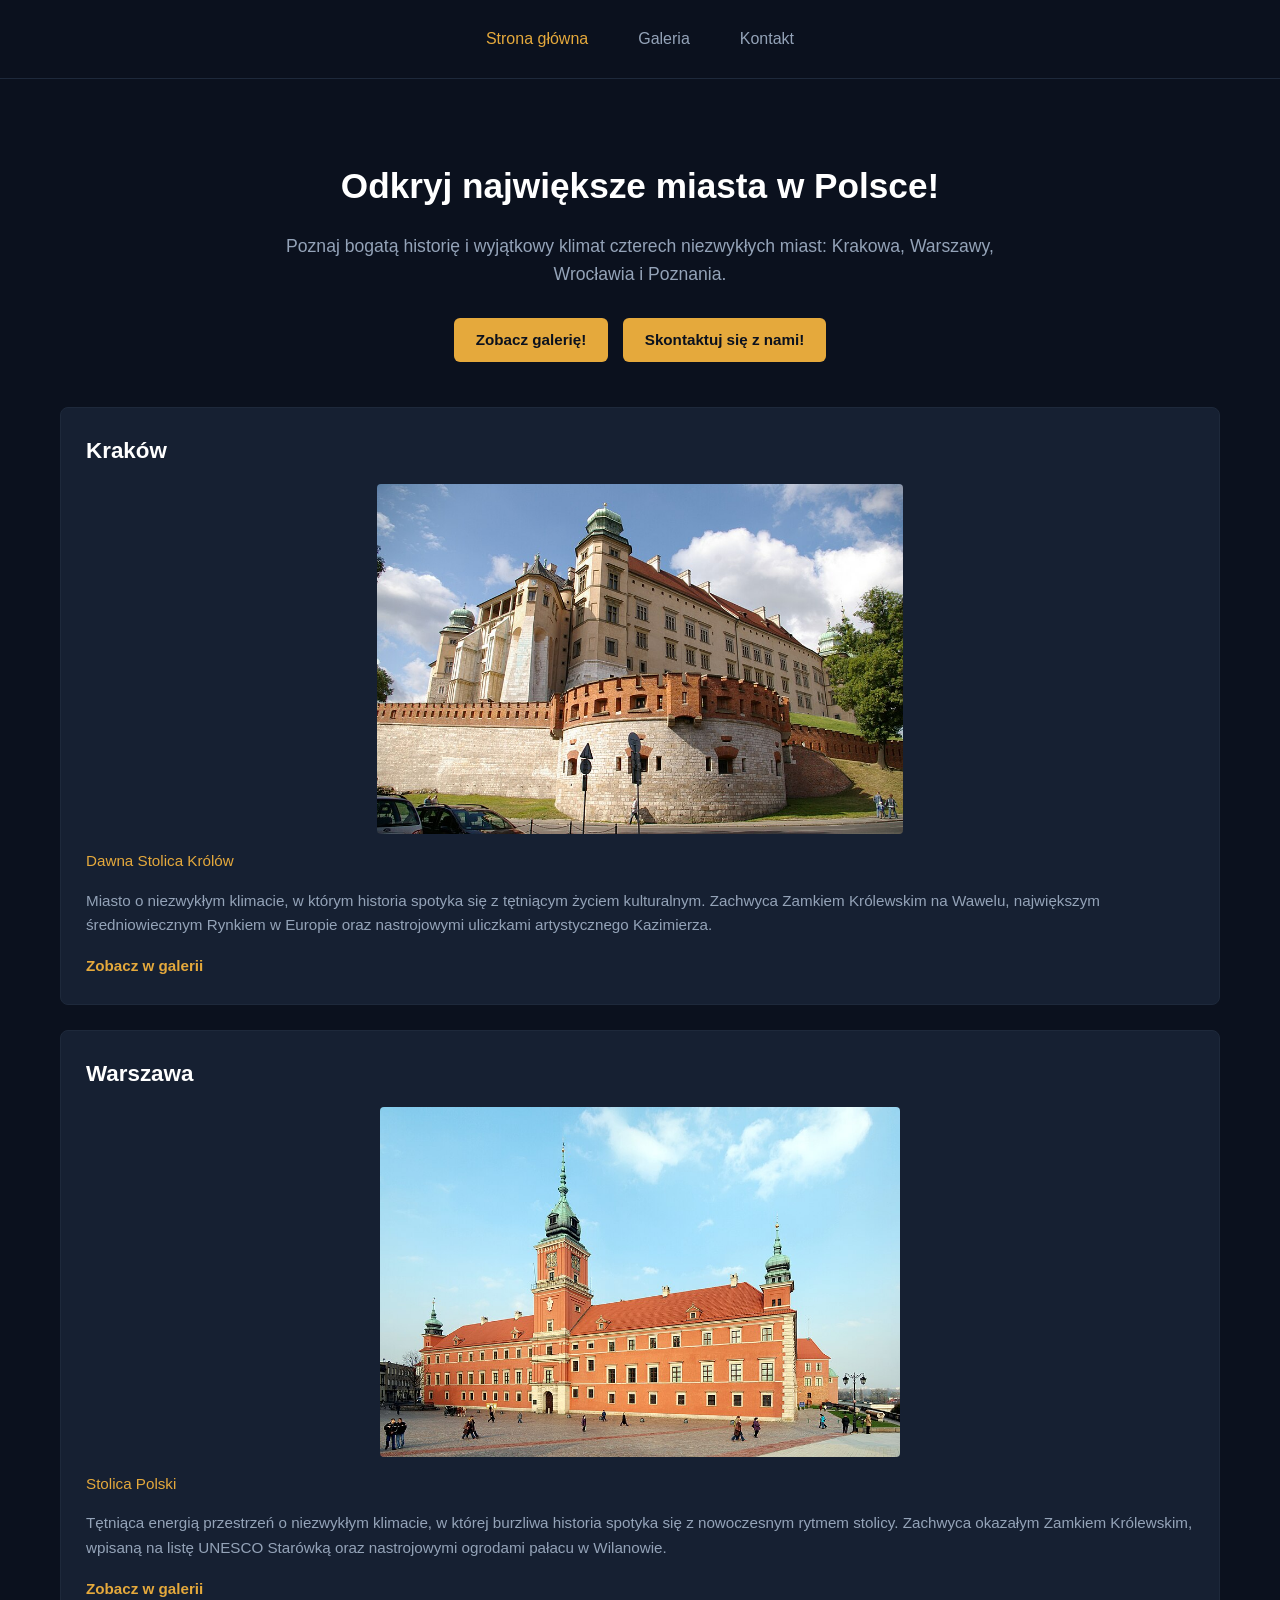
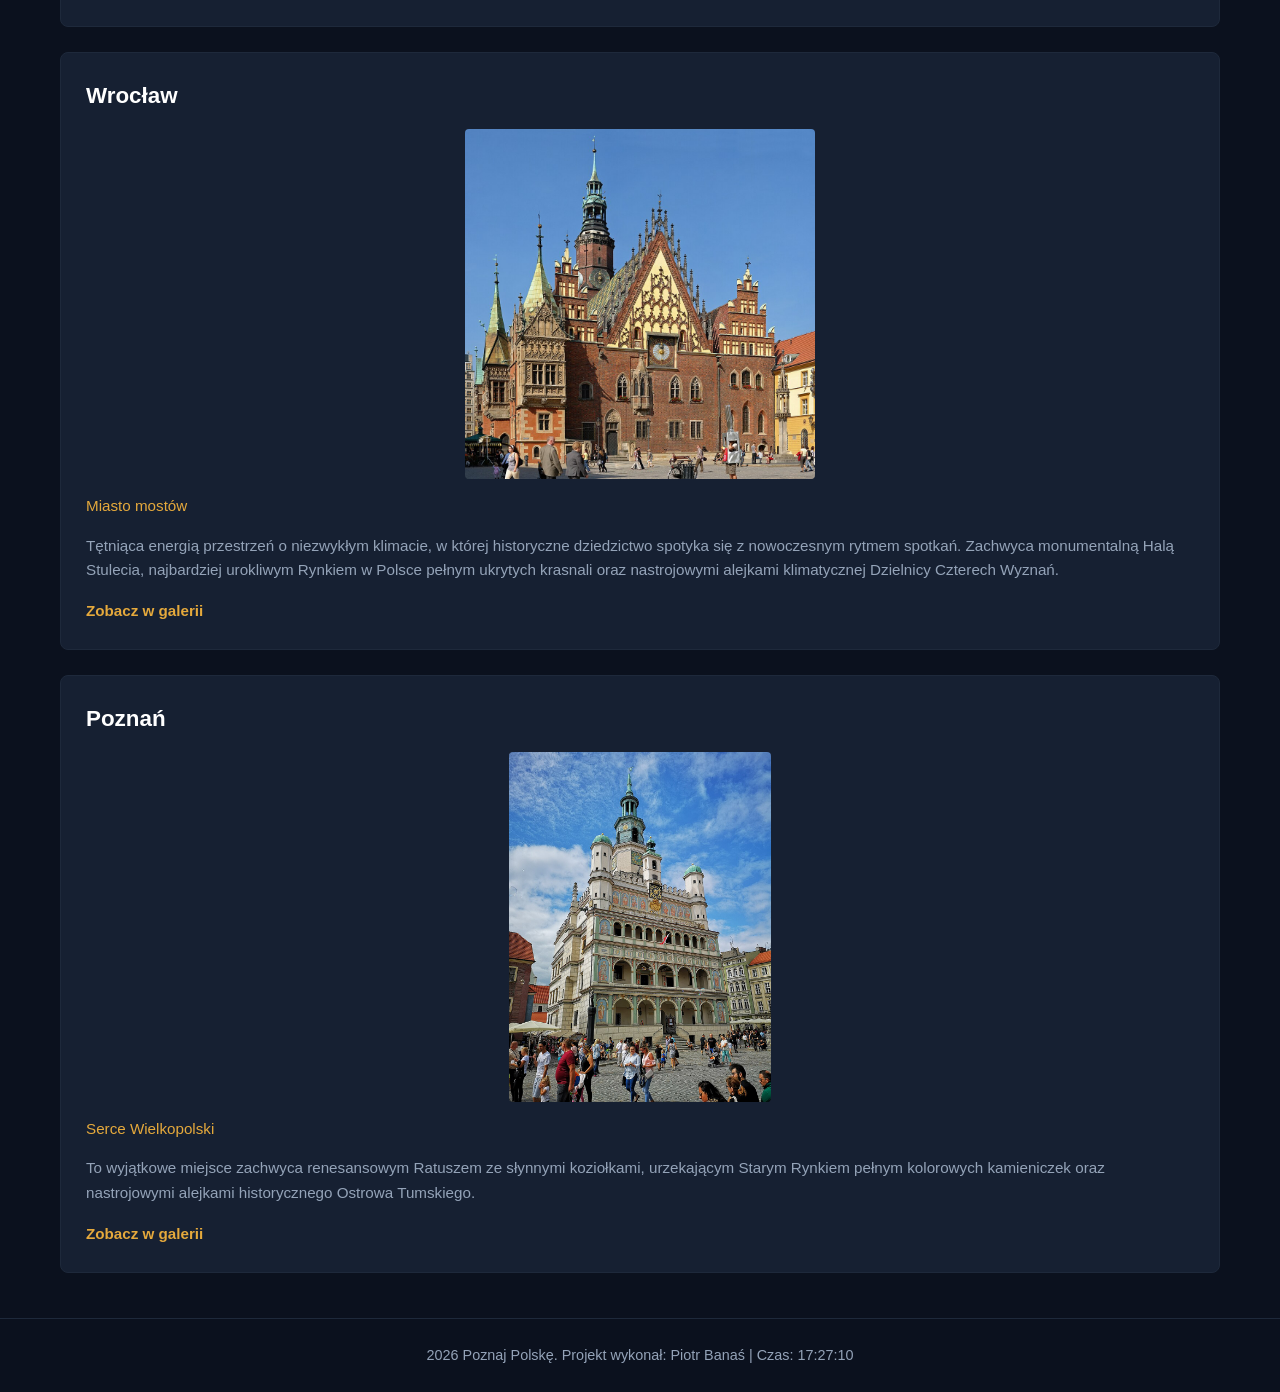
<file: index.html>
<!doctype html>
<html lang="pl">

<head>
    <meta charset="UTF-8">
    <meta name="Autor" content="Piotr Banaś">
    <meta name="viewport"
        content="width=device-width, user-scalable=no, initial-scale=1.0, maximum-scale=1.0, minimum-scale=1.0">
    <meta http-equiv="X-UA-Compatible" content="ie=edge">
    <meta name="description" content="Strona poświęcona 4 miastom Polski">
    <link rel="stylesheet" type="text/css" href="style.css">
    <title>Strona główna</title>
    <script src="script.js" defer></script>
</head>

<body>
    <header>
        <nav>
            <a href="index.html">Strona główna</a>
            <a href="gallery.html">Galeria</a>
            <a href="contact.html">Kontakt</a>
        </nav>
    </header>


    <main>
        <section>
            <h1>Odkryj największe miasta w Polsce!</h1>
            <p>Poznaj bogatą historię i wyjątkowy klimat czterech niezwykłych miast: Krakowa, Warszawy, Wrocławia i
                Poznania.</p>
            <a href="gallery.html">Zobacz galerię!</a>
            <a href="contact.html">Skontaktuj się z nami!</a>
        </section>

        <section>
            <h2>Kraków</h2>
            <img src="wawel.jpg" alt="Wawel">
            <h4>Dawna Stolica Królów</h4>
            <p>
                Miasto o niezwykłym klimacie,
                w którym historia spotyka się z tętniącym życiem kulturalnym.
                Zachwyca Zamkiem Królewskim na Wawelu,
                największym średniowiecznym Rynkiem w Europie oraz nastrojowymi uliczkami artystycznego Kazimierza.
            </p>
            <a href="gallery.html"> Zobacz w galerii </a>
        </section>

        <section>
            <h2>Warszawa</h2>
            <img src="zamekkrolewski.jpg" alt="ZamekKrólewski">
            <h4>Stolica Polski</h4>
            <p>
                Tętniąca energią przestrzeń o niezwykłym klimacie,
                w której burzliwa historia spotyka się z nowoczesnym rytmem stolicy.
                Zachwyca okazałym Zamkiem Królewskim,
                wpisaną na listę UNESCO Starówką oraz nastrojowymi ogrodami pałacu w Wilanowie.
            </p>
            <a href="gallery.html"> Zobacz w galerii </a>
        </section>

        <section>
            <h2>Wrocław</h2>
            <img src="staryratusz.jpg" alt="Stary ratusz">
            <h4>Miasto mostów</h4>
            <p>
                Tętniąca energią przestrzeń o niezwykłym klimacie,
                w której historyczne dziedzictwo spotyka się z nowoczesnym rytmem spotkań.
                Zachwyca monumentalną Halą Stulecia,
                najbardziej urokliwym Rynkiem w Polsce pełnym ukrytych krasnali oraz
                nastrojowymi alejkami klimatycznej Dzielnicy Czterech Wyznań.
            </p>
            <a href="gallery.html"> Zobacz w galerii </a>
        </section>

        <section>
            <h2>Poznań</h2>
            <img src="ratusz.jpg" alt="Ratusz">
            <h4>Serce Wielkopolski</h4>
            <p>
                To wyjątkowe miejsce zachwyca renesansowym Ratuszem ze słynnymi koziołkami,
                urzekającym Starym Rynkiem pełnym kolorowych kamieniczek
                oraz nastrojowymi alejkami historycznego Ostrowa Tumskiego.
            </p>
            <a href="gallery.html"> Zobacz w galerii </a>
        </section>

    </main>

    <footer>
        <p> 2026 Poznaj Polskę. Projekt wykonał: Piotr Banaś | Czas: <span id="clock"></span></p>
    </footer>
</body>

</html>
</file>
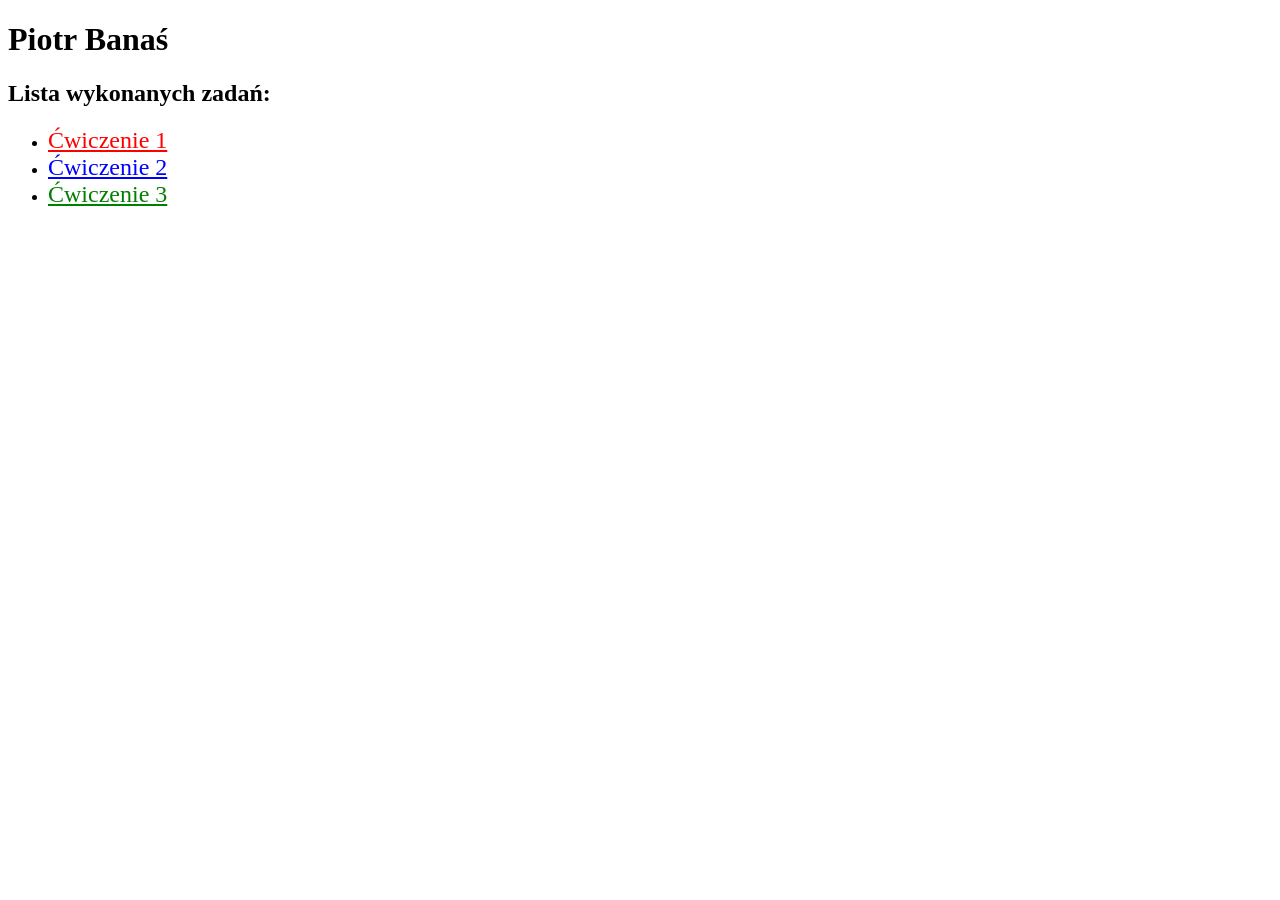
<file: lab_01/index.html>
<!doctype html>
<html lang="pl">
<head>
    <meta charset="UTF-8">
    <meta name="viewport"
          content="width=device-width, user-scalable=no, initial-scale=1.0, maximum-scale=1.0, minimum-scale=1.0">
    <meta http-equiv="X-UA-Compatible" content="ie=edge">
    <title>Lab_01 - rozwiązania do ćwiczeń</title>
    <style>
        .font-red{
            color: red;
        }
        .font-green{
            color: green;
        }
        .font-blue{
            color: blue;
        }
        .font-size{
            font-size: x-large;
        }
    </style>
</head>
<body>
<h1>Piotr Banaś</h1>
<h2>Lista wykonanych zadań: </h2>
<ul>
    <li><a href="ćwiczenie1.html" class = "font-size font-red">Ćwiczenie 1</a></li>
    <li><a href="ćwiczenie2.html" class = "font-size font-blue">Ćwiczenie 2</a></li>
    <li><a href="ćwiczenie3.html" class = "font-size font-green">Ćwiczenie 3</a></li>
</ul>
</body>
</html>
</file>
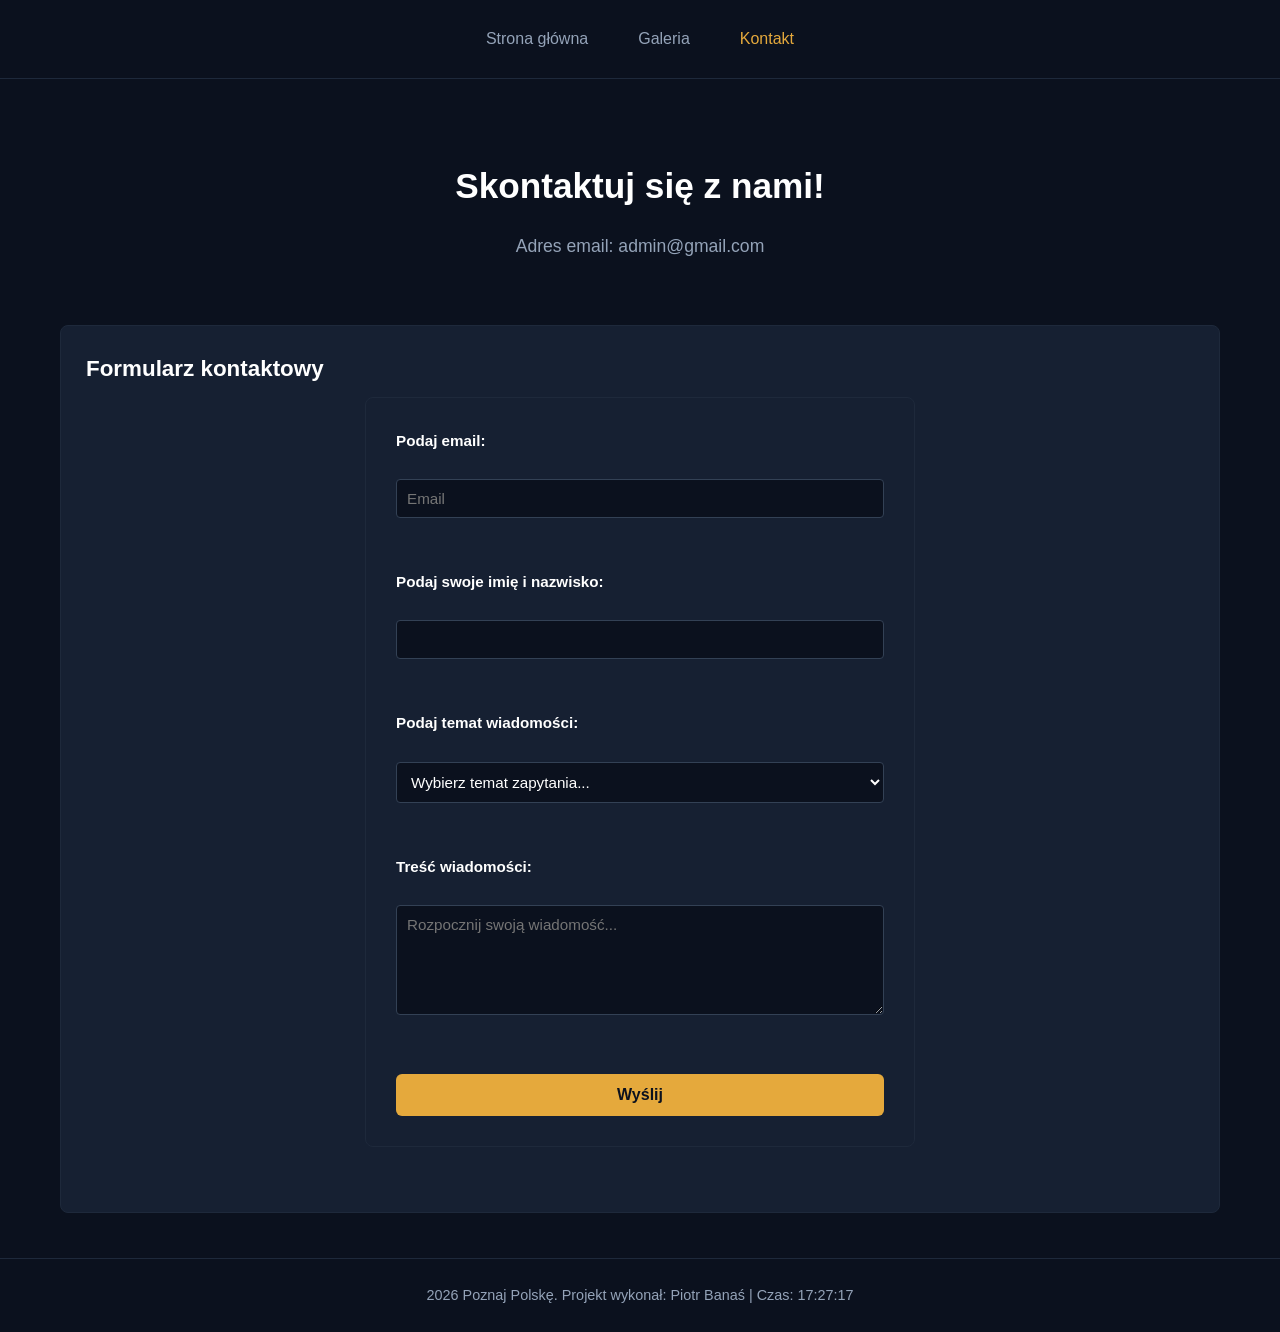
<file: contact.html>
<!doctype html>
<html lang="pl">
<head>
    <meta charset="UTF-8">
    <meta name="viewport" content="width=device-width, initial-scale=1.0">
    <meta http-equiv="X-UA-Compatible" content="ie=edge">
    <link rel="stylesheet" type="text/css" href="style.css">
    <script src="script.js" defer></script>
</head>
<body>

<header>
    <a href="index.html">Poznaj Polskę</a>
    <nav>
        <a href="index.html">Strona główna</a>
        <a href="gallery.html">Galeria</a>
        <a href="contact.html">Kontakt</a>
    </nav>
</header>

<main>
    <section>
        <h1>Skontaktuj się z nami!</h1>
        <p>Adres email: admin@gmail.com</p>
    </section>

    <section>
        <h2>Formularz kontaktowy</h2>

        <form action="#" method="post">
            <div>
                <label for="email">Podaj email:</label>
                <br><br>
                <input type="email" id="email" name="email" minlength="5" maxlength="60" placeholder="Email" required>
            </div>
            <br><br>
            <div>
                <label for="fullname">Podaj swoje imię i nazwisko:</label>
                <br><br>
                <input type="text" id="fullname" name="fullname" minlength="3" maxlength="60" required>
            </div>
            <br><br>
            <div>
                <label for="subject">Podaj temat wiadomości:</label>
                <br><br>
                <select id="subject" name="subject" required>
                    <option value="" disabled selected>Wybierz temat zapytania...</option>
                    <option value="new content">Dodanie nowych treści</option>
                    <option value="city">Pytanie o konkretne miasto</option>
                    <option value="bug">Zgłoszenie błędów technicznych</option>
                    <option value="colaborate">Propozycja współpracy</option>
                    <option value="other">Inne</option>
                </select>
            </div>
            <br><br>
            <div>
                <label for="message">Treść wiadomości:</label>
                <br><br>
                <textarea id="message" name="message" rows="5" cols="50" placeholder="Rozpocznij swoją wiadomość..." required></textarea>
            </div>
            <br><br>
            <div>
                <button type="submit">Wyślij</button>
            </div>
        </form>
    </section>
</main>

<footer>
    <p>2026 Poznaj Polskę. Projekt wykonał: Piotr Banaś | Czas: <span id="clock"></span></p>
</footer>

</body>
</html>
</file>
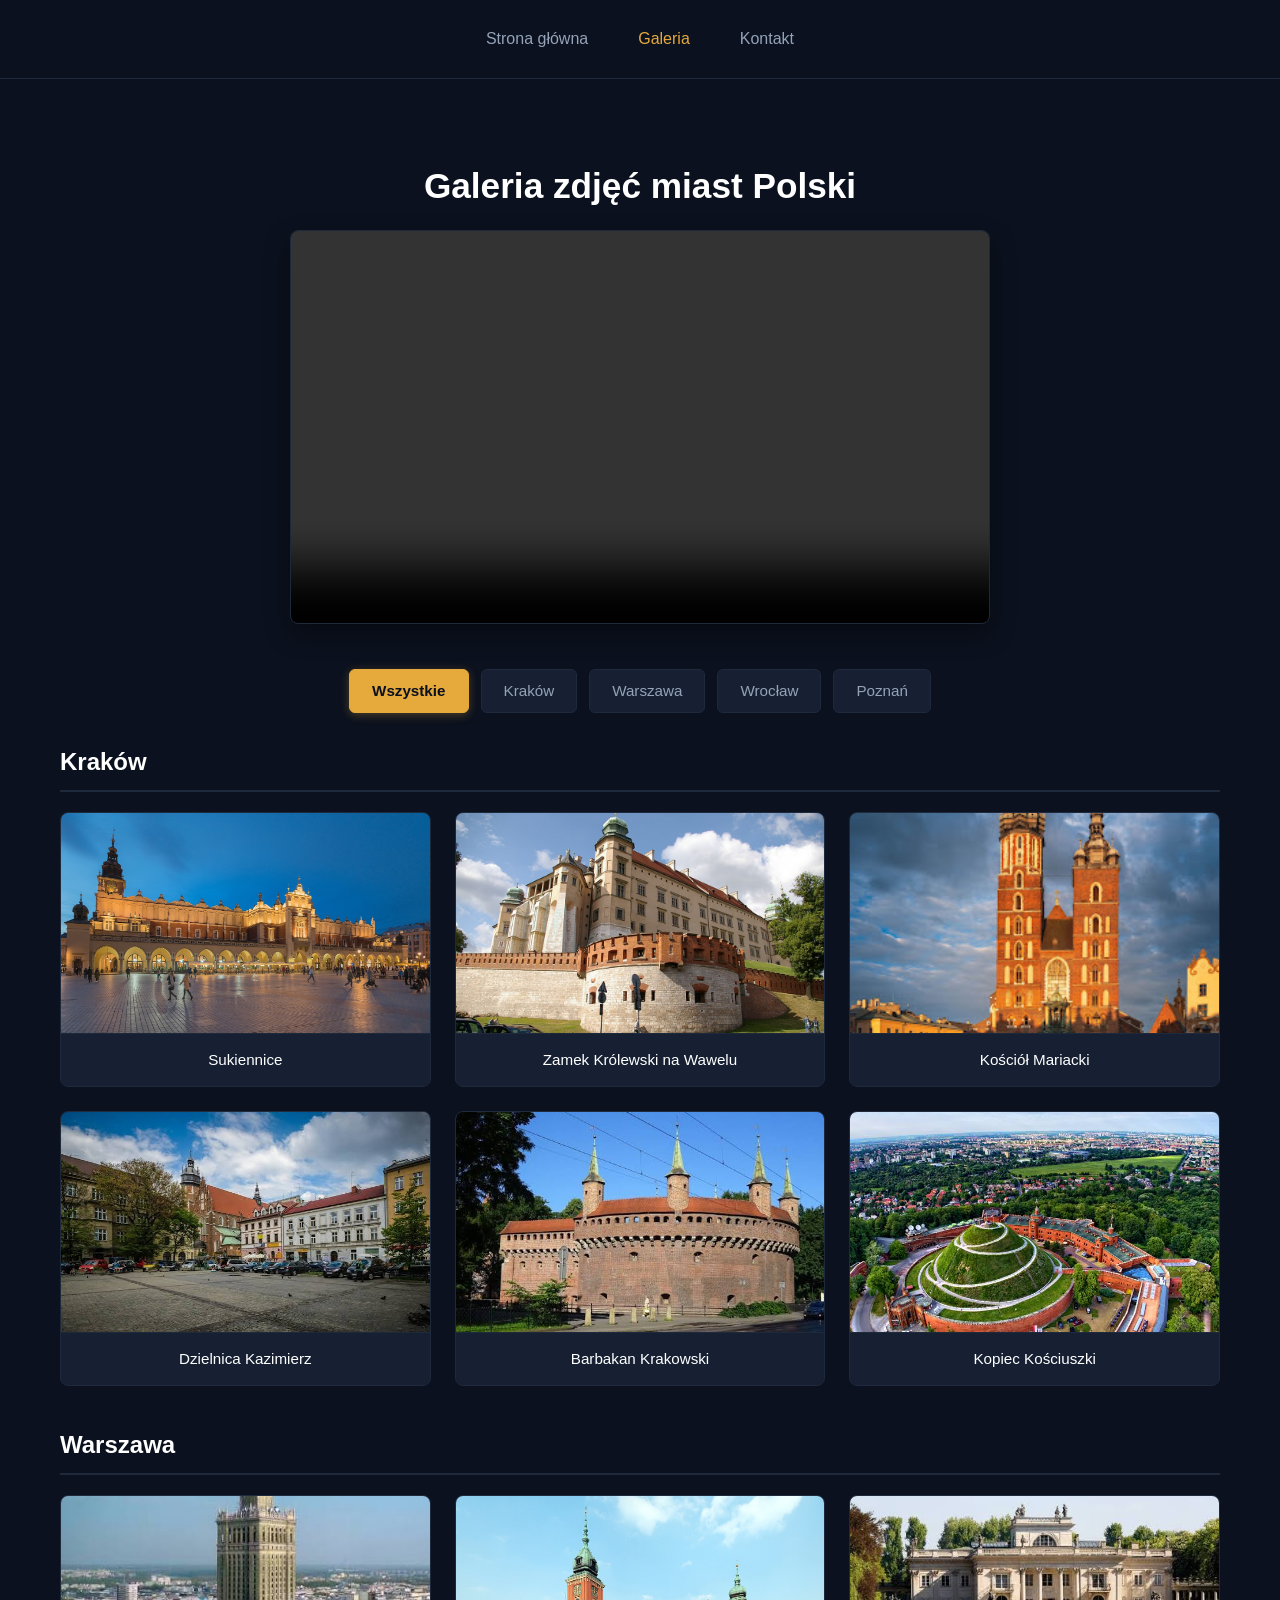
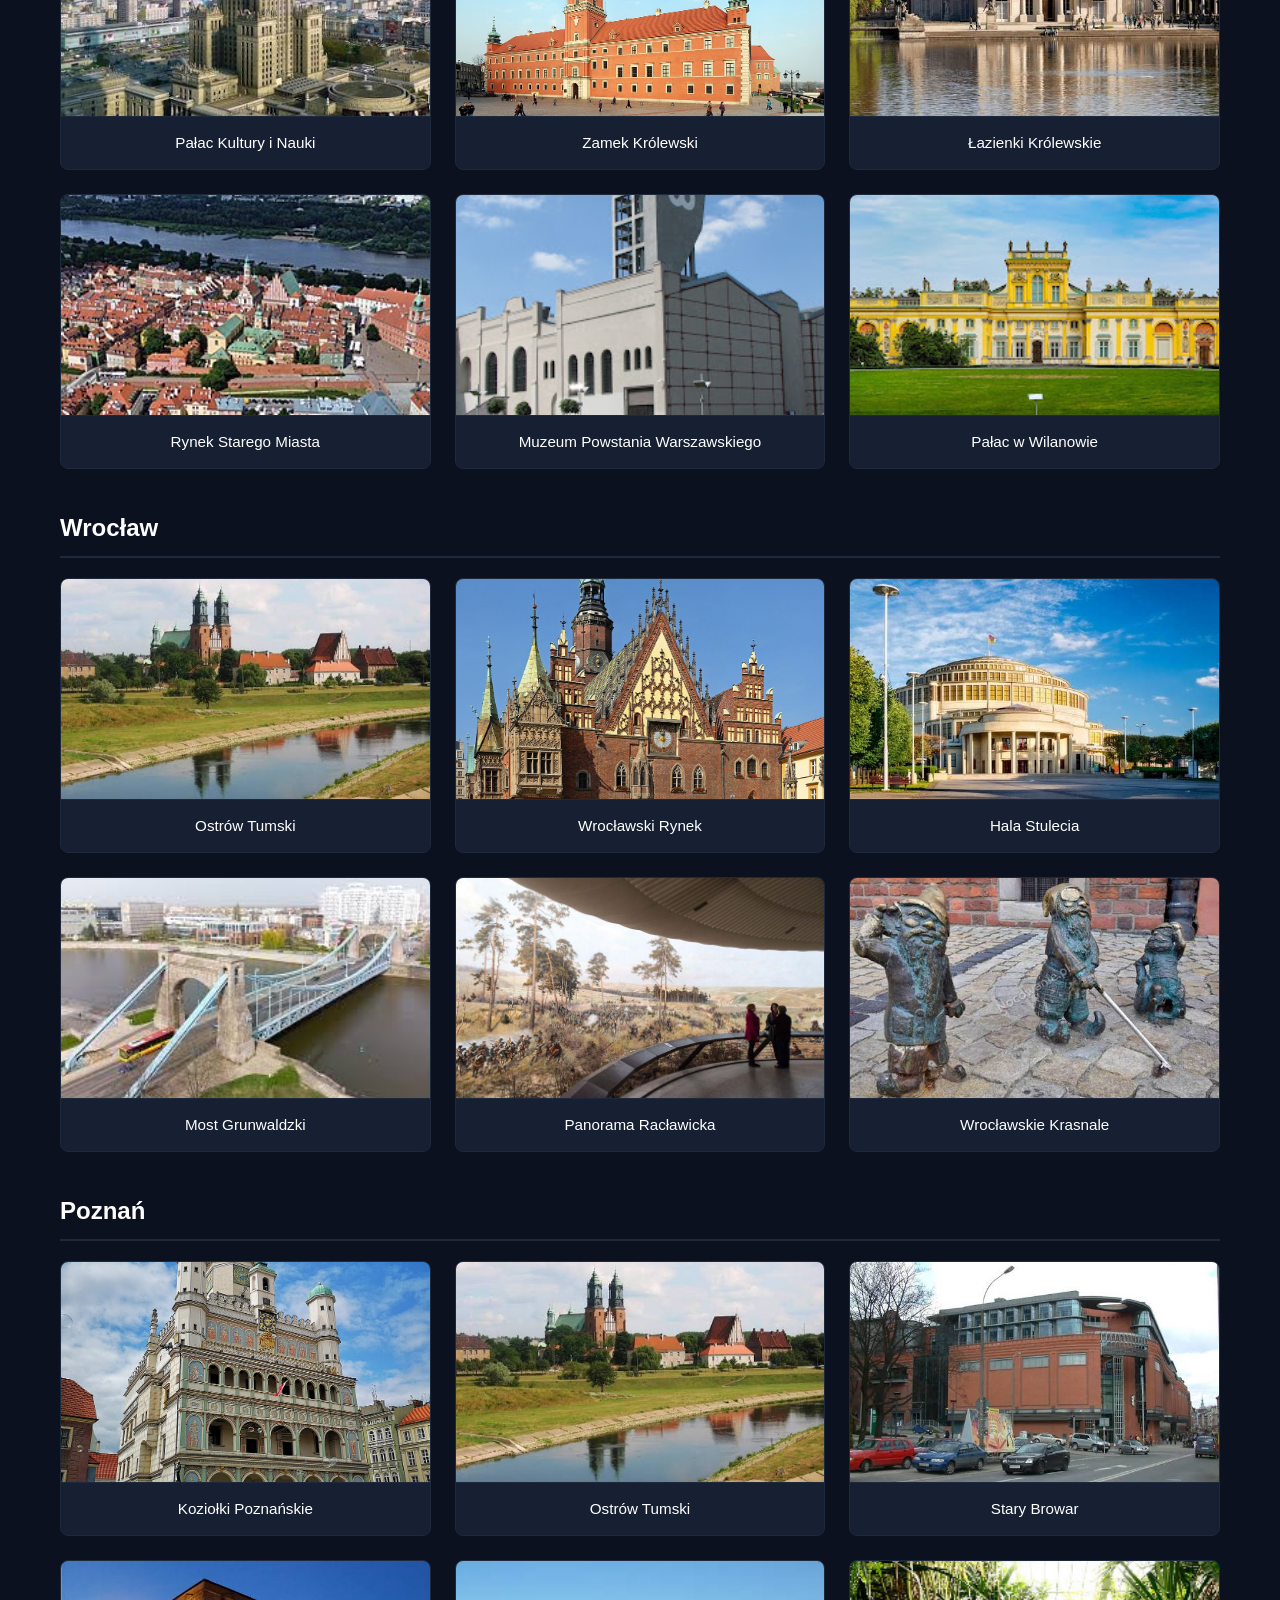
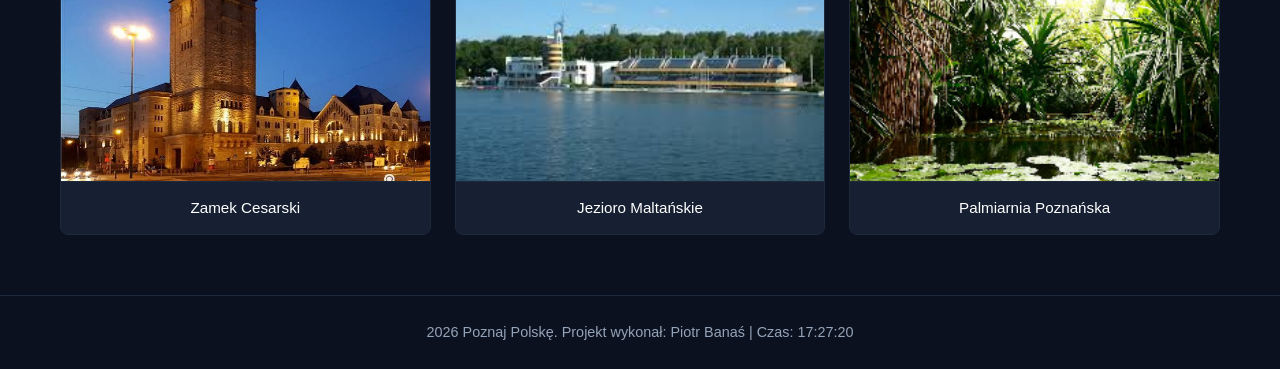
<file: gallery.html>
<!doctype html>
<html lang="pl">

<head>
    <meta charset="UTF-8">
    <meta name="viewport" content="width=device-width, initial-scale=1.0">
    <meta http-equiv="X-UA-Compatible" content="ie=edge">
    <link rel="stylesheet" type="text/css" href="style.css">
    <title>Galeria – Poznaj Polskę</title>
    <script src="script.js" defer></script>
</head>

<body>

    <header>
        <a href="index.html" class="logo">Poznaj Polskę</a>
        <nav>
            <a href="index.html">Strona główna</a>
            <a href="gallery.html">Galeria</a>
            <a href="contact.html">Kontakt</a>
        </nav>
    </header>

    <main>
        <section class="gallery-intro">
            <h1>Galeria zdjęć miast Polski</h1>
            <video autoplay muted loop controls playsinline>
                <source src="POLAND. More than you expected _ Episode 1_ Warsaw.mp4" type="video/mp4">
                Twoja przeglądarka nie obsługuje tagu wideo.
            </video>
        </section>

        <nav class="gallery-filters">
            <a href="#" class="filter-btn active" data-city="all">Wszystkie</a>
            <a href="#krakow" class="filter-btn" data-city="krakow">Kraków</a>
            <a href="#warszawa" class="filter-btn" data-city="warszawa">Warszawa</a>
            <a href="#wroclaw" class="filter-btn" data-city="wroclaw">Wrocław</a>
            <a href="#poznan" class="filter-btn" data-city="poznan">Poznań</a>
        </nav>

        <div class="gallery-content">

            <section id="krakow" class="city-gallery">
                <h2>Kraków</h2>
                <div class="gallery-grid">
                    <figure class="gallery-card">
                        <img src="sukiennice.jpg" alt="Sukiennice w Krakowie">
                        <figcaption>Sukiennice</figcaption>
                    </figure>
                    <figure class="gallery-card">
                        <img src="wawel.jpg" alt="Zamek Królewski na Wawelu">
                        <figcaption>Zamek Królewski na Wawelu</figcaption>
                    </figure>
                    <figure class="gallery-card">
                        <img src="kosciol-mariacki.jpg" alt="Kościół Mariacki w Krakowie">
                        <figcaption>Kościół Mariacki</figcaption>
                    </figure>
                    <figure class="gallery-card">
                        <img src="kazimierz.jpg" alt="Zabytkowy Kazimierz w Krakowie">
                        <figcaption>Dzielnica Kazimierz</figcaption>
                    </figure>
                    <figure class="gallery-card">
                        <img src="barbakan.jpg" alt="Barbakan w Krakowie">
                        <figcaption>Barbakan Krakowski</figcaption>
                    </figure>
                    <figure class="gallery-card">
                        <img src="kopiec-kosciuszki.jpg" alt="Kopiec Kościuszki w Krakowie">
                        <figcaption>Kopiec Kościuszki</figcaption>
                    </figure>
                </div>
            </section>

            <section id="warszawa" class="city-gallery">
                <h2>Warszawa</h2>
                <div class="gallery-grid">
                    <figure class="gallery-card">
                        <img src="palac-kultury.jpg" alt="Pałac Kultury i Nauki w Warszawie">
                        <figcaption>Pałac Kultury i Nauki</figcaption>
                    </figure>
                    <figure class="gallery-card">
                        <img src="zamek-krolewski-warszawa.jpg" alt="Zamek Królewski w Warszawie">
                        <figcaption>Zamek Królewski</figcaption>
                    </figure>
                    <figure class="gallery-card">
                        <img src="lazienki-krolewskie.jpg" alt="Łazienki Królewskie w Warszawie">
                        <figcaption>Łazienki Królewskie</figcaption>
                    </figure>
                    <figure class="gallery-card">
                        <img src="starowka-warszawa.jpg" alt="Rynek Starego Miasta w Warszawie">
                        <figcaption>Rynek Starego Miasta</figcaption>
                    </figure>
                    <figure class="gallery-card">
                        <img src="muzeum-powstania.jpg" alt="Muzeum Powstania Warszawskiego">
                        <figcaption>Muzeum Powstania Warszawskiego</figcaption>
                    </figure>
                    <figure class="gallery-card">
                        <img src="palac-wilanow.jpg" alt="Pałac w Wilanowie">
                        <figcaption>Pałac w Wilanowie</figcaption>
                    </figure>
                </div>
            </section>

            <section id="wroclaw" class="city-gallery">
                <h2>Wrocław</h2>
                <div class="gallery-grid">
                    <figure class="gallery-card">
                        <img src="ostrow-tumski-poznan.jpg" alt="Ostrów Tumski we Wrocławiu">
                        <figcaption>Ostrów Tumski</figcaption>
                    </figure>
                    <figure class="gallery-card">
                        <img src="rynek-wroclaw.jpg" alt="Rynek i Ratusz we Wrocławiu">
                        <figcaption>Wrocławski Rynek</figcaption>
                    </figure>
                    <figure class="gallery-card">
                        <img src="hala-stulecia.jpg" alt="Hala Stulecia we Wrocławiu">
                        <figcaption>Hala Stulecia</figcaption>
                    </figure>
                    <figure class="gallery-card">
                        <img src="most-grunwaldzki.jpg" alt="Most Grunwaldzki we Wrocławiu">
                        <figcaption>Most Grunwaldzki</figcaption>
                    </figure>
                    <figure class="gallery-card">
                        <img src="panorama-raclawicka.jpg" alt="Muzeum Panorama Racławicka">
                        <figcaption>Panorama Racławicka</figcaption>
                    </figure>
                    <figure class="gallery-card">
                        <img src="krasnale-wroclawskie.jpg" alt="Krasnale Wrocławskie">
                        <figcaption>Wrocławskie Krasnale</figcaption>
                    </figure>
                </div>
            </section>

            <section id="poznan" class="city-gallery">
                <h2>Poznań</h2>
                <div class="gallery-grid">
                    <figure class="gallery-card">
                        <img src="koziolki-poznanskie.jpg" alt="Ratusz i Koziołki Poznańskie">
                        <figcaption>Koziołki Poznańskie</figcaption>
                    </figure>
                    <figure class="gallery-card">
                        <img src="ostrow-tumski-poznan.jpg" alt="Ostrów Tumski w Poznaniu">
                        <figcaption>Ostrów Tumski</figcaption>
                    </figure>
                    <figure class="gallery-card">
                        <img src="stary-browar.jpg" alt="Centrum Sztuki i Biznesu Stary Browar">
                        <figcaption>Stary Browar</figcaption>
                    </figure>
                    <figure class="gallery-card">
                        <img src="zamek-cesarski.jpg" alt="Zamek Cesarski w Poznaniu">
                        <figcaption>Zamek Cesarski</figcaption>
                    </figure>
                    <figure class="gallery-card">
                        <img src="jezioro-malta.jpg" alt="Jezioro Maltańskie w Poznaniu">
                        <figcaption>Jezioro Maltańskie</figcaption>
                    </figure>
                    <figure class="gallery-card">
                        <img src="palmiarnia-poznanska.jpg" alt="Palmiarnia Poznańska">
                        <figcaption>Palmiarnia Poznańska</figcaption>
                    </figure>
                </div>
            </section>
        </div>
    </main>

    <footer>
        <p> 2026 Poznaj Polskę. Projekt wykonał: Piotr Banaś | Czas: <span id="clock"></span></p>
    </footer>

</body>

</html>
</file>
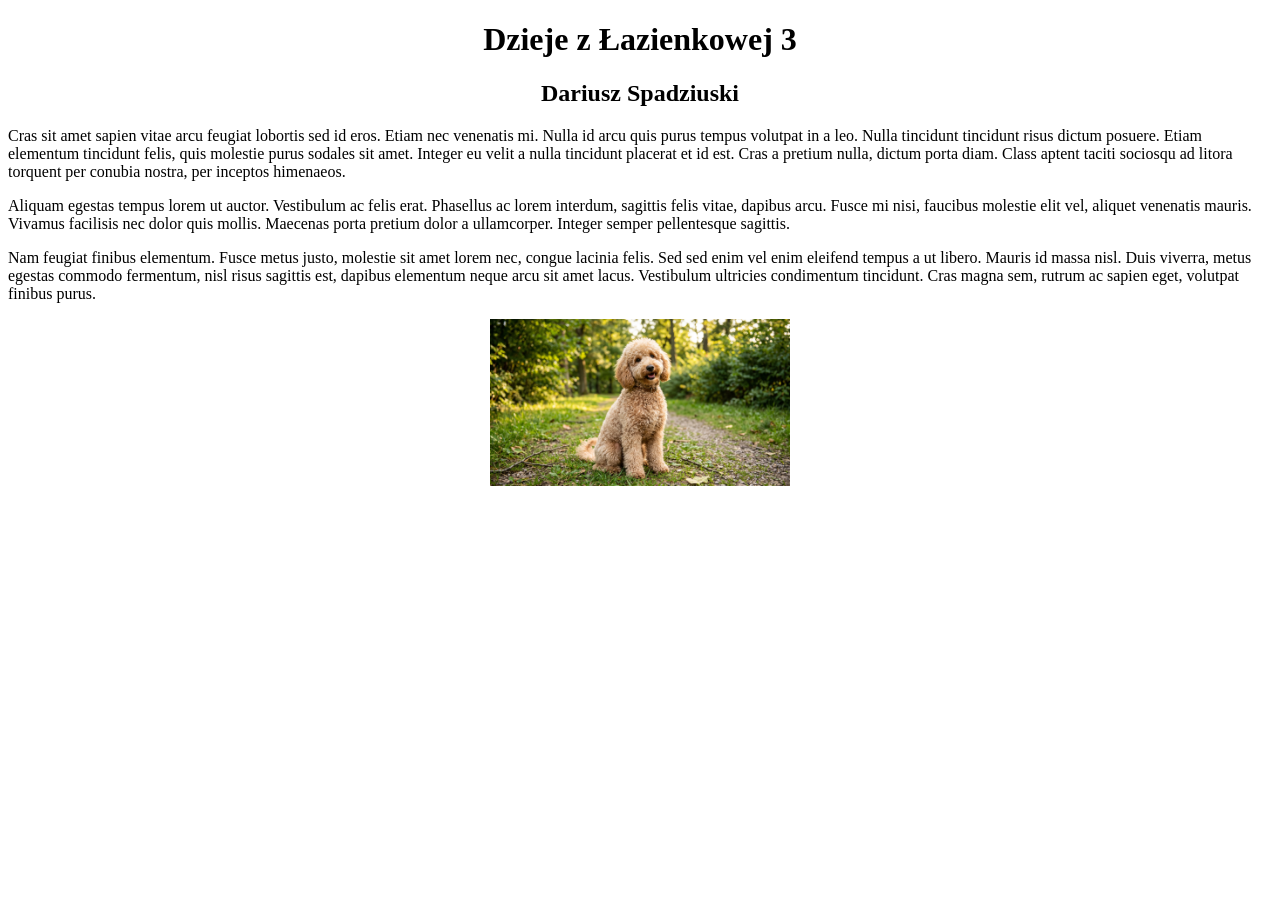
<file: lab_01/ćwiczenie1.html>
<!doctype html>
<html lang="pl">
<head>
    <meta charset="UTF-8">
    <meta name="viewport"
          content="width=device-width, user-scalable=no, initial-scale=1.0, maximum-scale=1.0, minimum-scale=1.0">
    <meta http-equiv="X-UA-Compatible" content="ie=edge">
    <title>Ćwiczenie 1</title>
</head>
<body>
<h1 style="text-align: center;">Dzieje z Łazienkowej 3</h1>
<h2 style="text-align: center;" > Dariusz Spadziuski</h2>
<p>  Cras sit amet sapien vitae arcu feugiat lobortis sed id eros. Etiam nec venenatis mi. Nulla id arcu quis purus tempus volutpat in a leo.
    Nulla tincidunt tincidunt risus dictum posuere. Etiam elementum tincidunt felis, quis molestie purus sodales sit amet.
    Integer eu velit a nulla tincidunt placerat et id est. Cras a pretium nulla, dictum porta diam.
    Class aptent taciti sociosqu ad litora torquent per conubia nostra, per inceptos himenaeos.
</p>

<p>
    Aliquam egestas tempus lorem ut auctor. Vestibulum ac felis erat. Phasellus ac lorem interdum, sagittis felis vitae, dapibus arcu.
    Fusce mi nisi, faucibus molestie elit vel, aliquet venenatis mauris.
    Vivamus facilisis nec dolor quis mollis. Maecenas porta pretium dolor a ullamcorper. Integer semper pellentesque sagittis.
</p>

<p>
    Nam feugiat finibus elementum. Fusce metus justo, molestie sit amet lorem nec, congue lacinia felis. Sed sed enim vel enim eleifend tempus a ut libero.
    Mauris id massa nisl. Duis viverra, metus egestas commodo fermentum, nisl risus sagittis est, dapibus elementum neque arcu sit amet lacus.
    Vestibulum ultricies condimentum tincidunt. Cras magna sem, rutrum ac sapien eget, volutpat finibus purus.
</p>
<div style="text-align: center;">
    <img src="pudelek.jpeg" alt="Dariusz Spadziuski" width="300">
</div>
</body>
</html>
</file>
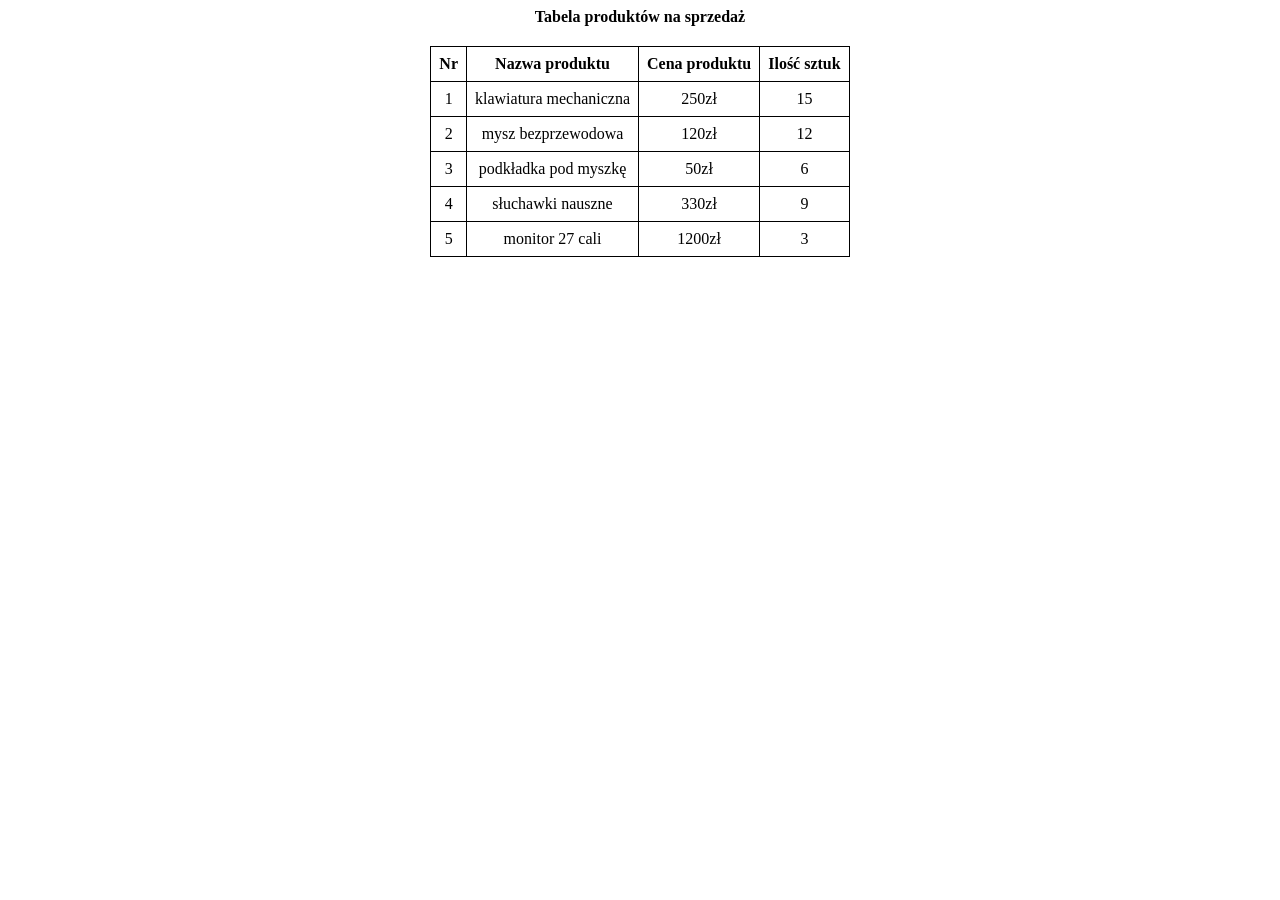
<file: lab_01/ćwiczenie2.html>
<!DOCTYPE html>
<html lang="pl">
<head>
    <meta charset="UTF-8">
    <title>Ćwiczenie 2</title>
    <style>
        table {
            border-collapse: collapse;
        }
        th, td {
            border: 1px solid black;
            text-align: center;
            padding: 8px;
        }
        .center{
            margin-left: auto;
            margin-right: auto;
        }
        caption {
            font-size: 16px;
            margin-bottom: 20px;
            font-weight: bold;
        }
    </style>
</head>
<body>
    <table class = "center">
       <caption> Tabela produktów na sprzedaż  </caption>
        <tr>
            <th>Nr</th>
            <th>Nazwa produktu</th>
            <th>Cena produktu</th>
            <th>Ilość sztuk</th>
        </tr>
        <tr>
            <td>1</td>
            <td>klawiatura mechaniczna</td>
            <td>250zł</td>
            <td>15</td>
        </tr>

        <tr>
            <td>2</td>
            <td>mysz bezprzewodowa</td>
            <td>120zł</td>
            <td>12</td>
        </tr>

        <tr>
            <td>3</td>
            <td>podkładka pod myszkę</td>
            <td>50zł</td>
            <td>6</td>
        </tr>

        <tr>
            <td>4</td>
            <td>słuchawki nauszne</td>
            <td>330zł</td>
            <td>9</td>
        </tr>

        <tr>
            <td>5</td>
            <td>monitor 27 cali</td>
            <td> 1200zł </td>
            <td>3</td>
        </tr>
    </table>
</body>
</html>
</file>
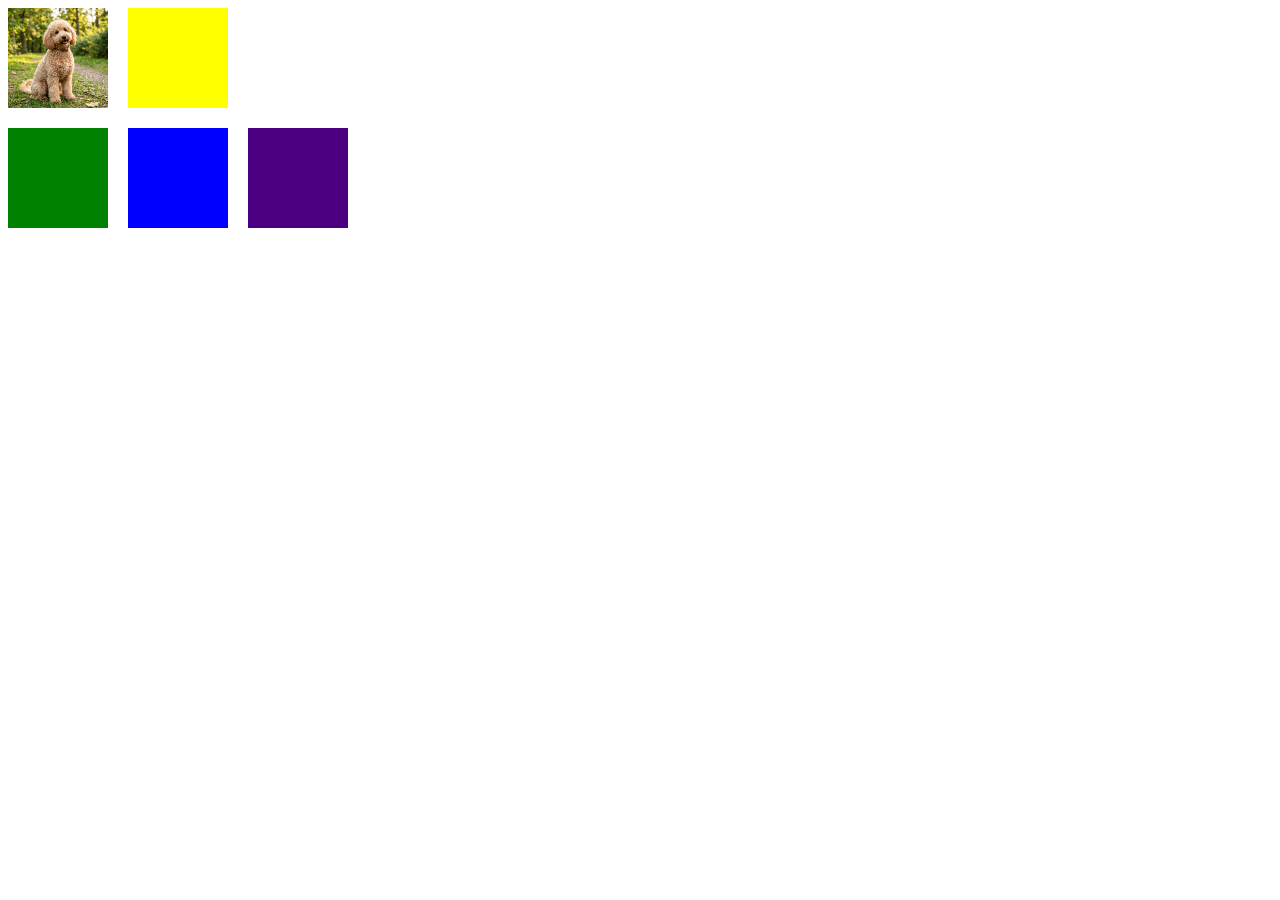
<file: lab_01/ćwiczenie3.html>
<!DOCTYPE html>
<html lang="pl">
<head>
    <meta charset="UTF-8">
    <title>Ćwiczenie 3</title>
    <style>
        .row{
            display: flex;
            margin-bottom: 20px;
            gap: 20px;
        }
        .squares{
            display: flex;
            height: 100px;
            width: 100px;
        }
        .square1{
            background-color: red;
        }
        .square2{
            background-color: yellow;
        }
        .square3{
            background-color: green;
        }
        .square4{
            background-color: blue;
        }
        .square5{
            background-color: indigo;
        }
        .squarefoto{
            background-image:  url(pudelek.jpeg);
            background-size: cover;
            background-position: center;
        }
    </style>
</head>
<div class = "row">
    <div class = "squares squarefoto"> </div>
    <div class = "squares square2"> </div>
</div>
<div class = "row">
    <div class = "squares square3"> </div>
    <div class = "squares square4"> </div>
    <div class = "squares square5"> </div>
</div>

<body>
</body>
</html>
</file>
<file: style.css>
html {
    scroll-behavior: smooth;
}

* {
    box-sizing: border-box;
}

body {
    margin: 0;
    font-family: Arial, Helvetica, sans-serif;
    background-color: #0b111e;
    color: #ffffff;
    line-height: 1.6;
    min-height: 100vh;
    display: flex;
    flex-direction: column;
}

header {
    display: flex;
    justify-content: center;
    align-items: center;
    padding: 20px 40px;
    border-bottom: 1px solid #1e293b;
}

header>a {
    display: none;
}

header nav {
    display: flex;
    gap: 30px;
}

header nav a {
    color: #94a3b8;
    text-decoration: none;
    font-size: 1rem;
    padding: 6px 10px;
}

header nav a:hover {
    color: #ffffff;
}

main {
    flex: 1;
    max-width: 1200px;
    width: 100%;
    margin: 0 auto;
    padding: 20px;
}

main>section {
    background-color: #162032;
    border: 1px solid #1e293b;
    border-radius: 8px;
    padding: 25px;
    margin-bottom: 25px;
}

main>section:first-of-type {
    background-color: transparent;
    border: none;
    text-align: center;
    padding: 30px 20px 20px 20px;
    max-width: 800px;
    margin: 0 auto 20px auto;
}

main>section:first-of-type h1 {
    font-size: 2.2rem;
    color: #ffffff;
    margin-bottom: 16px;
}

main>section:first-of-type p {
    font-size: 1.1rem;
    color: #94a3b8;
    margin-bottom: 25px;
}

main>section:first-of-type a {
    display: inline-block;
    padding: 10px 22px;
    background-color: #e5a93c;
    color: #0b111e;
    border-radius: 6px;
    font-weight: bold;
    text-decoration: none;
    margin: 5px;
    font-size: 0.95rem;
}

main>section:first-of-type a:hover {
    background-color: #d99826;
}

main>section h2 {
    font-size: 1.4rem;
    color: #ffffff;
    margin-top: 0;
    margin-bottom: 10px;
}

main>section h4 {
    font-size: 0.95rem;
    color: #e5a93c;
    margin: 0 0 12px 0;
    font-weight: normal;
}

main>section p {
    font-size: 0.95rem;
    color: #94a3b8;
    line-height: 1.6;
    margin-bottom: 16px;
}

main>section img {
    max-width: 100%;
    max-height: 350px;
    width: auto;
    height: auto;
    display: block;
    margin: 15px auto;
    border-radius: 4px;
}

main>section a {
    color: #e5a93c;
    text-decoration: none;
    font-weight: bold;
    font-size: 0.95rem;
}

main>section a:hover {
    text-decoration: underline;
}

.gallery-intro {
    text-align: center;
    padding: 20px 20px 10px 20px;
}

.gallery-intro h1 {
    font-size: 2.2rem;
    color: #ffffff;
    margin-bottom: 20px;
}

.gallery-intro video {
    max-width: 100%;
    width: 700px;
    aspect-ratio: 16 / 9;
    height: auto;
    border-radius: 8px;
    border: 1px solid #1e293b;
    background-color: #0b111e;
    display: block;
    margin: 0 auto;
    box-shadow: 0 10px 25px rgba(0, 0, 0, 0.4);
    object-fit: cover;
}

.gallery-filters {
    display: flex;
    justify-content: center;
    flex-wrap: wrap;
    gap: 12px;
    margin: 25px 0 30px 0;
}

.filter-btn {
    background-color: #162032;
    color: #94a3b8;
    border: 1px solid #1e293b;
    padding: 9px 22px;
    border-radius: 6px;
    font-size: 0.95rem;
    font-weight: 500;
    cursor: pointer;
    font-family: inherit;
    text-decoration: none;
    display: inline-block;
    transition: background-color 0.2s ease, color 0.2s ease, border-color 0.2s ease, box-shadow 0.2s ease;
}

.filter-btn:hover {
    color: #ffffff;
    border-color: #e5a93c;
    background-color: #1a273e;
}

.filter-btn.active {
    background-color: #e5a93c;
    color: #0b111e;
    border-color: #e5a93c;
    font-weight: bold;
    box-shadow: 0 2px 10px rgba(229, 169, 60, 0.3);
}

.city-gallery {
    scroll-margin-top: 24px;
}

.city-gallery h2 {
    font-size: 1.5rem;
    color: #ffffff;
    margin: 15px 0 20px 0;
    padding-bottom: 8px;
    border-bottom: 2px solid #1e293b;
}

.gallery-grid {
    display: grid;
    grid-template-columns: repeat(auto-fill, minmax(280px, 1fr));
    gap: 24px;
    margin-bottom: 40px;
}

.gallery-card {
    margin: 0;
    background-color: #162032;
    border: 1px solid #1e293b;
    border-radius: 8px;
    overflow: hidden;
    display: flex;
    flex-direction: column;
    height: 100%;
    transition: transform 0.25s ease, border-color 0.25s ease, box-shadow 0.25s ease;
}

.gallery-card:hover {
    border-color: #e5a93c;
    transform: translateY(-4px);
    box-shadow: 0 8px 24px rgba(0, 0, 0, 0.35);
}

.gallery-card img {
    width: 100%;
    height: 220px;
    object-fit: cover;
    background-color: #1e293b;
    display: block;
    transition: transform 0.3s ease;
}

.gallery-card:hover img {
    transform: scale(1.03);
}

.gallery-card figcaption {
    padding: 14px 12px;
    font-size: 0.95rem;
    font-weight: 500;
    color: #ffffff;
    text-align: center;
    background-color: #162032;
    margin-top: auto;
    border-top: 1px solid #1e293b;
}

[hidden] {
    display: none !important;
}

form {
    background-color: #162032;
    border: 1px solid #1e293b;
    border-radius: 8px;
    padding: 30px;
    max-width: 550px;
    margin: 0 auto 40px auto;
}

form label {
    font-weight: bold;
    color: #ffffff;
    font-size: 0.95rem;
}

form input[type="text"],
form input[type="email"],
form select,
form textarea {
    width: 100%;
    box-sizing: border-box;
    padding: 10px;
    background-color: #0b111e;
    border: 1px solid #334155;
    border-radius: 4px;
    color: #ffffff;
    font-family: inherit;
    font-size: 0.95rem;
}

form textarea {
    resize: vertical;
    min-height: 110px;
}

form button[type="submit"] {
    background-color: #e5a93c;
    color: #0b111e;
    border: none;
    padding: 12px 24px;
    border-radius: 6px;
    font-weight: bold;
    font-size: 1rem;
    cursor: pointer;
    width: 100%;
    font-family: inherit;
}

form button[type="submit"]:hover {
    background-color: #d99826;
}

table {
    width: 100%;
    border-collapse: collapse;
    margin: 20px 0;
    background-color: #162032;
}

th,
td {
    border: 1px solid #1e293b;
    padding: 10px 14px;
    text-align: left;
}

th {
    background-color: #1e293b;
    color: #e5a93c;
    font-weight: bold;
}

footer {
    text-align: center;
    padding: 25px;
    margin-top: auto;
    border-top: 1px solid #1e293b;
    color: #94a3b8;
    font-size: 0.9rem;
}

footer p {
    margin: 0;
}

@media (max-width: 768px) {
    header nav {
        flex-direction: column;
        gap: 10px;
    }

    .gallery-grid {
        grid-template-columns: 1fr;
    }
}
</file>
